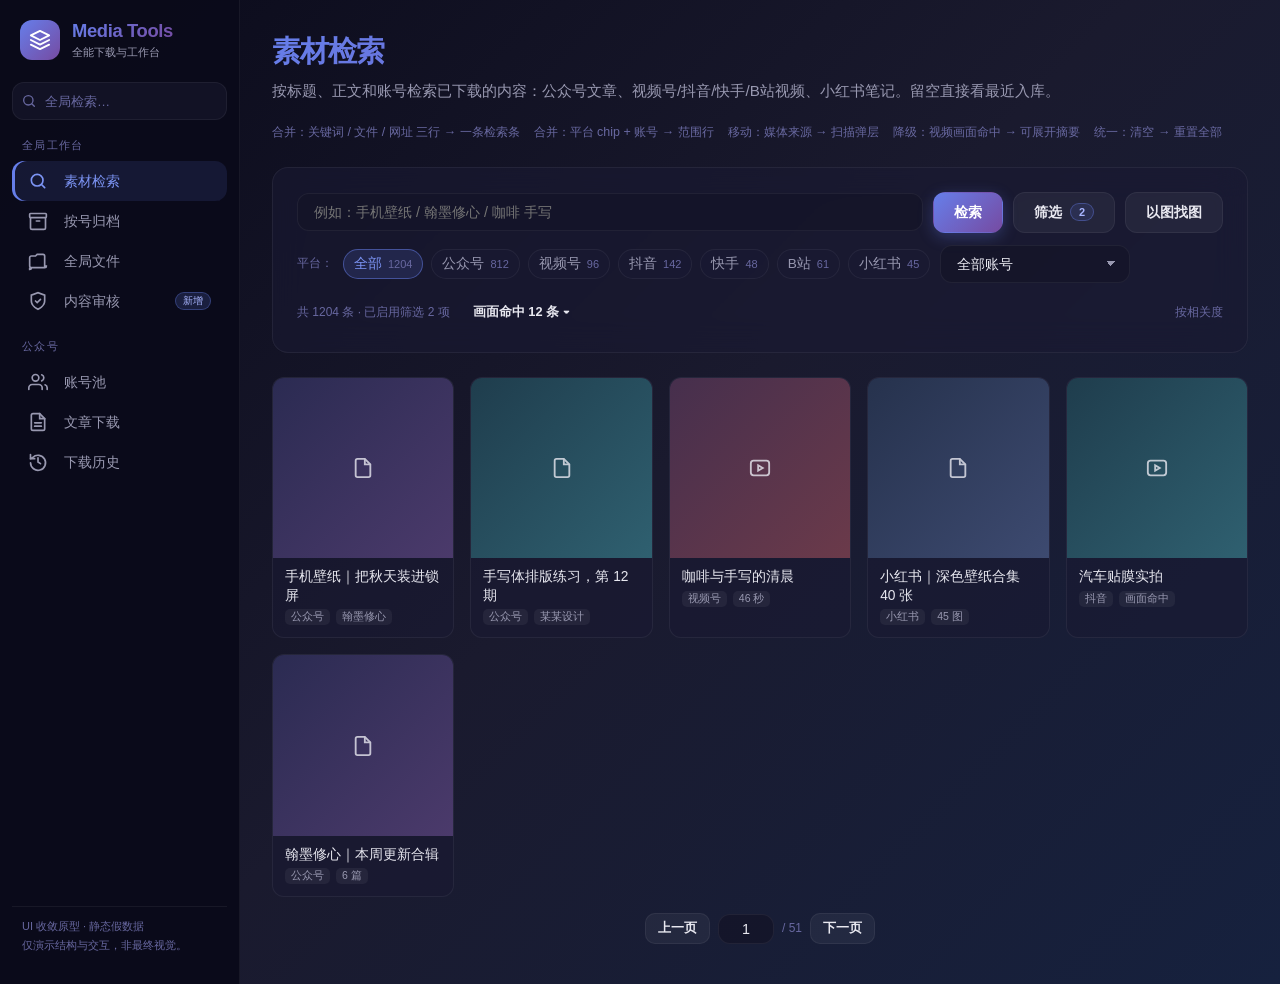
<file: docs/prototype/全局工作台三页原型.html>
<!DOCTYPE html>
<html lang="zh-CN">
<head>
<meta charset="UTF-8">
<meta name="viewport" content="width=device-width, initial-scale=1.0">
<title>全局工作台三页 · UI 收敛原型</title>
<style>
:root{
  --primary:#667eea; --primary-light:#7c94f4; --primary-dark:#5567d5; --primary-glow:rgba(102,126,234,.3);
  --gradient-primary:linear-gradient(135deg,#667eea 0%,#764ba2 100%);
  --gradient-bg:linear-gradient(135deg,#0a0a1a 0%,#1a1a2e 50%,#16213e 100%);
  --spacing-sm:8px; --spacing-md:16px; --spacing-lg:24px; --spacing-xl:32px;
  --bg-primary:#0a0a1a; --bg-secondary:#111128;
  --bg-card:rgba(25,25,50,.6); --bg-card-hover:rgba(35,35,65,.7);
  --bg-input:rgba(20,20,40,.8); --bg-sidebar:rgba(10,10,26,.95);
  --bg-glass:rgba(255,255,255,.05); --bg-glass-hover:rgba(255,255,255,.08);
  --text-primary:#e8e8f0; --text-secondary:#9898b0; --text-muted:#6868a0;
  --border-color:rgba(255,255,255,.06); --border-hover:rgba(255,255,255,.12);
  --border-focus:rgba(102,126,234,.5);
  --success:#43e97b; --error:#f5576c; --warning:#fee140;
  --radius-sm:8px; --radius-md:12px; --radius-lg:16px; --radius-xl:20px; --radius-full:9999px;
  --shadow-sm:0 2px 8px rgba(0,0,0,.3); --shadow-md:0 4px 20px rgba(0,0,0,.4); --shadow-lg:0 8px 40px rgba(0,0,0,.5);
  --font-family:'Inter',-apple-system,'PingFang SC','Microsoft YaHei',sans-serif;
  --t:.2s ease;
}
*{margin:0;padding:0;box-sizing:border-box}
[hidden]{display:none !important}
body{font-family:var(--font-family);background:var(--gradient-bg,linear-gradient(135deg,#0a0a1a 0%,#1a1a2e 50%,#16213e 100%));
  color:var(--text-primary);min-height:100vh;display:flex;font-size:14px;-webkit-font-smoothing:antialiased}
::-webkit-scrollbar{width:6px;height:6px}
::-webkit-scrollbar-thumb{background:rgba(255,255,255,.12);border-radius:3px}

/* 侧栏 */
.sidebar{width:240px;flex:0 0 240px;background:var(--bg-sidebar);border-right:1px solid var(--border-color);
  padding:20px 12px;display:flex;flex-direction:column;gap:18px}
.brand{display:flex;align-items:center;gap:12px;padding:0 8px 4px}
.brand-mark{width:40px;height:40px;flex:0 0 40px;border-radius:var(--radius-md);background:var(--gradient-primary);
  display:grid;place-items:center;color:#fff}
.brand-mark svg{width:22px;height:22px}
.brand-name{font-size:1.15rem;font-weight:700;letter-spacing:-.02em;line-height:1.2;
  background:var(--gradient-primary);-webkit-background-clip:text;-webkit-text-fill-color:transparent;background-clip:text}
.brand-sub{font-size:11px;color:var(--text-secondary);margin-top:2px}
.nav-group-title{padding:0 10px 8px;font-size:11px;letter-spacing:.12em;color:var(--text-muted);text-transform:uppercase}
.nav-item{display:flex;align-items:center;gap:16px;padding:10px 16px;border-radius:var(--radius-md);cursor:pointer;
  color:var(--text-secondary);font-size:.9rem;font-weight:500;transition:var(--t);text-decoration:none}
.nav-item:hover{background:var(--bg-glass);color:var(--text-primary)}
.nav-item.active{background:rgba(102,126,234,.12);color:var(--primary-light);
  box-shadow:inset 3px 0 0 var(--primary)}
.nav-item.active .nav-icon{color:var(--primary-light)}
.nav-icon{width:20px;height:20px;display:flex;align-items:center;justify-content:center;color:inherit}
.nav-icon svg{width:20px;height:20px}
.nav-badge{margin-left:auto;font-size:10px;padding:1px 7px;border-radius:var(--radius-full);
  background:rgba(102,126,234,.18);color:#a9b6ff;border:1px solid rgba(102,126,234,.35)}
.sidebar-search{display:flex;align-items:center;gap:8px;height:38px;padding:0 8px;background:var(--bg-input);
  border:1px solid var(--border-color);border-radius:var(--radius-md);transition:var(--t)}
.sidebar-search:focus-within{border-color:var(--border-focus);box-shadow:0 0 0 3px var(--primary-glow)}
.sidebar-search svg{width:16px;height:16px;flex:0 0 16px;color:var(--text-muted)}
.sidebar-search input{flex:1;min-width:0;background:none;border:none;outline:none;color:var(--text-primary);font-family:inherit;font-size:.82rem}
.sidebar-search input::placeholder{color:var(--text-muted)}
.sidebar-foot{margin-top:auto;padding:10px;border-top:1px solid var(--border-color);font-size:11px;color:var(--text-muted);line-height:1.7}

/* 主区 */
.main{flex:1;min-width:0;display:flex;flex-direction:column;overflow:hidden}
.topbar{height:56px;display:flex;align-items:center;gap:14px;padding:0 28px;border-bottom:1px solid var(--border-color);
  background:rgba(10,10,26,.5);backdrop-filter:blur(12px)}
.topbar-title{font-weight:600}
.proto-tag{font-size:11px;padding:2px 9px;border-radius:var(--radius-full);background:rgba(67,233,123,.12);
  color:#7ef0ab;border:1px solid rgba(67,233,123,.3)}
.topbar-right{margin-left:auto;color:var(--text-muted);font-size:12px}
.viewport{flex:1;overflow-y:auto;padding:32px 32px 40px}
.view{display:none;max-width:1180px}
.view.active{display:block}

/* 通用 */
.page-header{margin-bottom:18px}
.page-title{font-size:1.8rem;font-weight:800;letter-spacing:-.03em;margin-bottom:4px;
  background:var(--gradient-primary);-webkit-background-clip:text;-webkit-text-fill-color:transparent;background-clip:text}
.page-desc{color:var(--text-secondary);font-size:.95rem;font-weight:400;line-height:1.7;margin-top:6px;max-width:840px}
.notes{display:flex;flex-wrap:wrap;gap:4px 14px;margin-bottom:24px}
.note{font-size:.78rem;color:var(--text-muted);padding:2px 0}
.card{background:var(--bg-card);border:1px solid var(--border-color);border-radius:var(--radius-lg);
  padding:var(--spacing-lg,24px);backdrop-filter:blur(16px);-webkit-backdrop-filter:blur(16px);
  margin-bottom:24px;transition:var(--t)}
.card:hover{border-color:var(--border-hover);box-shadow:var(--shadow-md)}
.card-head{display:flex;align-items:center;gap:12px;margin-bottom:14px;flex-wrap:wrap}
.card-title{font-size:1rem;font-weight:600;letter-spacing:-.01em}
.spacer{flex:1}
.hint{font-size:12px;color:var(--text-muted);line-height:1.6}
.row{display:flex;gap:10px;align-items:center;flex-wrap:wrap}
.grid-2{display:grid;grid-template-columns:1fr 1fr;gap:12px}
.field{display:flex;flex-direction:column;gap:6px;min-width:0}
.label{font-size:12px;color:var(--text-secondary)}
.input,select,textarea{background:var(--bg-input);border:1px solid var(--border-color);border-radius:var(--radius-md);
  color:var(--text-primary);padding:10px 16px;font-size:.9rem;font-family:inherit;outline:none;transition:var(--t);width:100%}
.input:focus,select:focus,textarea:focus{border-color:var(--border-focus);box-shadow:0 0 0 3px var(--primary-glow)}
select{appearance:none;background-image:linear-gradient(45deg,transparent 50%,#9898b0 50%),linear-gradient(135deg,#9898b0 50%,transparent 50%);
  background-position:calc(100% - 18px) 50%,calc(100% - 13px) 50%;background-size:5px 5px,5px 5px;background-repeat:no-repeat;padding-right:34px}
.btn{border:1px solid var(--border-color);border-radius:var(--radius-md);padding:10px 20px;
  font-size:.9rem;font-weight:600;font-family:inherit;cursor:pointer;transition:var(--t);white-space:nowrap;
  display:inline-flex;align-items:center;justify-content:center;gap:8px;
  color:var(--text-primary);background:var(--bg-glass)}
.btn:hover{background:var(--bg-glass-hover);border-color:var(--border-hover)}
.btn:active{transform:scale(.97)}
.btn-primary{background:var(--gradient-primary);border-color:transparent;color:#fff;
  box-shadow:0 4px 15px rgba(102,126,234,.3)}
.btn-primary:hover{box-shadow:0 6px 25px rgba(102,126,234,.45);transform:translateY(-1px)}
.btn-sm{padding:6px 12px;font-size:.8rem;border-radius:10px}
.btn-ghost{background:transparent;border-color:transparent}
.chip{border:1px solid var(--border-color);background:var(--bg-card);color:var(--text-secondary);
  border-radius:var(--radius-full);padding:5px 10px;font-size:.85rem;cursor:pointer;display:inline-flex;align-items:center;gap:6px;transition:all .15s ease}
.chip:hover{color:var(--text-primary);border-color:var(--border-hover);background:var(--bg-card-hover)}
.chip.on{background:rgba(102,126,234,.16);border-color:rgba(102,126,234,.5);color:var(--primary-light)}
.chip .n{font-size:11px;color:var(--text-muted)}
.chips{display:flex;flex-wrap:wrap;gap:8px}
.stat-strip{display:flex;align-items:center;gap:6px;flex-wrap:wrap;font-size:12.5px;color:var(--text-secondary)}
.stat-num{background:none;border:none;color:#aab6ff;font-family:inherit;font-size:12.5px;cursor:pointer;padding:2px 6px;border-radius:6px;transition:.15s}
.stat-num:hover{background:rgba(102,126,234,.16);color:#d4dbff}
.kv-sep{color:var(--text-muted)}
.badge{font-size:11px;padding:2px 8px;border-radius:var(--radius-full);border:1px solid}
.badge.ok{color:#7ef0ab;border-color:rgba(67,233,123,.35);background:rgba(67,233,123,.1)}
.badge.run{color:#a9b6ff;border-color:rgba(102,126,234,.4);background:rgba(102,126,234,.12)}
.badge.warn{color:#ffd58a;border-color:rgba(254,225,64,.35);background:rgba(254,225,64,.1)}
.badge.muted{color:var(--text-muted);border-color:var(--border-color);background:var(--bg-glass)}
.seg{display:inline-flex;padding:4px;gap:4px;background:var(--bg-input);border:1px solid var(--border-color);border-radius:12px}
.seg button{border:none;background:transparent;color:var(--text-secondary);padding:7px 14px;border-radius:9px;
  font-size:12.5px;font-family:inherit;cursor:pointer;transition:.18s}
.seg button.on{background:var(--gradient-primary);color:#fff;font-weight:600}
.divider{height:1px;background:var(--border-color);margin:14px 0}
.tabs{display:flex;gap:4px;border-bottom:1px solid var(--border-color)}
.tab{border:none;background:transparent;color:var(--text-secondary);padding:8px 14px;font-size:13px;
  font-family:inherit;cursor:pointer;border-bottom:2px solid transparent;transition:.2s;display:inline-flex;align-items:center;gap:6px}
.tab.on{color:#fff;border-bottom-color:var(--primary)}
.toolbar{display:flex;align-items:center;gap:10px;flex-wrap:wrap;margin-top:14px}
.toolbar .right{margin-left:auto;display:flex;align-items:center;gap:8px}

/* 结果 */
.results{display:grid;grid-template-columns:repeat(auto-fill,minmax(180px,1fr));gap:var(--spacing-md,16px);margin-top:16px}
.res-card{border:1px solid var(--border-color);border-radius:var(--radius-md);overflow:hidden;background:var(--bg-card);cursor:pointer;transition:transform .15s ease,border-color .15s ease}
.res-card:hover{border-color:var(--primary-light);transform:translateY(-2px)}
.cover{aspect-ratio:1/1;display:grid;place-items:center;font-size:22px}
/* 缩略图占位图标 */
.cover svg,.thumb-sq svg,.img-thumb svg{width:22px;height:22px;opacity:.8}
.cover.c1{background:linear-gradient(135deg,#2b2b52,#4b3a6b)}
.cover.c2{background:linear-gradient(135deg,#1f3d4d,#2f6070)}
.cover.c3{background:linear-gradient(135deg,#462f4d,#6b3a4a)}
.cover.c4{background:linear-gradient(135deg,#26324d,#3d4a70)}
.res-body{padding:10px 12px 12px}
.res-title{font-size:.86rem;font-weight:500;line-height:1.35;display:-webkit-box;-webkit-line-clamp:2;-webkit-box-orient:vertical;overflow:hidden}
.res-meta{font-size:.78rem;color:var(--text-muted);margin-top:4px;display:flex;gap:6px;flex-wrap:wrap}
.pill{font-size:10.5px;padding:1px 6px;border-radius:5px;background:var(--bg-glass);color:var(--text-secondary)}
.row-list{display:flex;flex-direction:column;gap:8px}
.list-item{display:flex;align-items:center;gap:10px;padding:10px 12px;border:1px solid var(--border-color);
  border-radius:10px;background:rgba(18,18,36,.55)}
.list-item .name{font-size:12.5px}
.list-item .meta{font-size:11px;color:var(--text-muted);margin-top:3px}
.list-item .right{margin-left:auto;display:flex;gap:8px;align-items:center}
.thumb-sq{width:44px;height:44px;border-radius:8px;flex:0 0 auto;display:grid;place-items:center;font-size:16px}
.thumb-sq.c1{background:linear-gradient(135deg,#2b2b52,#4b3a6b)}
.thumb-sq.c2{background:linear-gradient(135deg,#1f3d4d,#2f6070)}
.thumb-sq.c3{background:linear-gradient(135deg,#462f4d,#6b3a4a)}
table{width:100%;border-collapse:collapse;font-size:12.5px}
th{text-align:left;color:var(--text-muted);font-weight:500;padding:8px 10px;border-bottom:1px solid var(--border-color);font-size:11.5px}
td{padding:9px 10px;border-bottom:1px solid rgba(255,255,255,.04);color:var(--text-secondary);vertical-align:middle}
tr:last-child td{border-bottom:none}
.pager{display:flex;align-items:center;gap:8px;justify-content:center;margin-top:16px}
.page-input{width:56px;text-align:center;padding:6px 8px}
.empty{padding:26px;text-align:center;color:var(--text-muted);font-size:12.5px}

/* 抽屉 / 菜单 */
.drawer-mask{position:fixed;inset:0;background:rgba(4,4,12,.55);opacity:0;pointer-events:none;transition:.22s;z-index:40}
.drawer-mask.show{opacity:1;pointer-events:auto}
.drawer{position:fixed;top:0;right:0;bottom:0;width:344px;background:rgba(16,16,32,.97);border-left:1px solid var(--border-color);
  backdrop-filter:blur(18px);transform:translateX(100%);transition:transform .26s cubic-bezier(.4,0,.2,1);z-index:41;
  display:flex;flex-direction:column;padding:20px}
.drawer.show{transform:none}
.drawer h3{font-size:15px;margin-bottom:4px}
.drawer .sub{font-size:12px;color:var(--text-muted);margin-bottom:18px;line-height:1.6}
.drawer .field{margin-bottom:16px}
.drawer-foot{margin-top:auto;display:flex;gap:10px}
.drawer-foot .btn{flex:1;justify-content:center}
input[type=checkbox]{accent-color:var(--primary)}
.switch{position:relative;width:42px;height:22px;border-radius:999px;background:rgba(255,255,255,.09);
  border:1px solid var(--border-color);cursor:pointer;transition:.2s;flex:0 0 auto}
.switch i{position:absolute;top:2px;left:2px;width:16px;height:16px;border-radius:50%;background:#9898b0;transition:.2s}
.switch.on{background:rgba(102,126,234,.35);border-color:rgba(102,126,234,.5)}
.switch.on i{left:22px;background:var(--primary)}
.switch-row{display:flex;align-items:center;gap:10px;justify-content:space-between;padding:8px 0}
.img-strip{display:flex;align-items:center;gap:12px;margin-top:12px;padding:10px;border:1px dashed rgba(102,126,234,.35);
  border-radius:12px;background:rgba(102,126,234,.06)}
.img-thumb{width:56px;height:56px;border-radius:9px;background:linear-gradient(135deg,#2b2b52,#6b3a4a);display:grid;place-items:center;font-size:20px;flex:0 0 auto}
.menu-wrap{position:relative}
.menu{position:absolute;right:0;top:calc(100% + 6px);min-width:180px;background:rgba(18,18,36,.98);
  border:1px solid var(--border-color);border-radius:12px;padding:6px;display:none;z-index:20;box-shadow:0 16px 40px rgba(0,0,0,.45)}
.menu.show{display:block}
.menu button{display:flex;width:100%;align-items:center;gap:8px;border:none;background:transparent;color:var(--text-secondary);
  padding:8px 10px;border-radius:8px;font-size:12.5px;font-family:inherit;cursor:pointer;text-align:left}
.menu button:hover{background:var(--bg-glass);color:var(--text-primary)}
.menu .sep{height:1px;background:var(--border-color);margin:4px 2px}
details.fold{border-top:1px solid var(--border-color);margin-top:12px;padding-top:10px}
details.fold summary{cursor:pointer;font-size:12px;color:var(--text-secondary);list-style:none}
details.fold summary::-webkit-details-marker{display:none}
details.fold summary::before{content:"▸ ";color:var(--text-muted)}
details.fold[open] summary::before{content:"▾ "}
.dropzone{border:2px dashed rgba(102,126,234,.35);border-radius:14px;padding:24px 16px;text-align:center;cursor:pointer;
  background:rgba(102,126,234,.05);transition:.2s}
.dropzone:hover{border-color:var(--primary);background:rgba(102,126,234,.09)}
@media (max-width:900px){.sidebar{display:none}.grid-2{grid-template-columns:1fr}}
</style>
</head>
<body>

<aside class="sidebar">
  <div class="brand">
    <div class="brand-mark"><svg viewBox="0 0 24 24" fill="none"><path d="M12 2L2 7L12 12L22 7L12 2Z" stroke="currentColor" stroke-width="2" stroke-linecap="round" stroke-linejoin="round"/><path d="M2 17L12 22L22 17" stroke="currentColor" stroke-width="2" stroke-linecap="round" stroke-linejoin="round"/><path d="M2 12L12 17L22 12" stroke="currentColor" stroke-width="2" stroke-linecap="round" stroke-linejoin="round"/></svg></div>
    <div><div class="brand-name">Media Tools</div><div class="brand-sub">全能下载与工作台</div></div>
  </div>
  <div class="sidebar-search">
    <svg viewBox="0 0 24 24" fill="none"><circle cx="11" cy="11" r="7" stroke="currentColor" stroke-width="2"/><path d="M20 20L16.5 16.5" stroke="currentColor" stroke-width="2" stroke-linecap="round"/></svg>
    <input placeholder="全局检索…" aria-label="全局检索">
  </div>
  <div>
    <div class="nav-group-title">全局工作台</div>
    <a class="nav-item active" data-view="search"><span class="nav-icon"><svg viewBox="0 0 24 24" fill="none"><circle cx="11" cy="11" r="7" stroke="currentColor" stroke-width="2"/><path d="M20 20L16.5 16.5" stroke="currentColor" stroke-width="2" stroke-linecap="round"/></svg></span><span>素材检索</span></a>
    <a class="nav-item" data-view="archive"><span class="nav-icon"><svg viewBox="0 0 24 24" fill="none"><path d="M21 8V20C21 21.1 20.1 22 19 22H5C3.9 22 3 21.1 3 20V8" stroke="currentColor" stroke-width="2"/><rect x="2" y="3" width="20" height="5" rx="1" stroke="currentColor" stroke-width="2"/><path d="M10 12H14" stroke="currentColor" stroke-width="2" stroke-linecap="round"/></svg></span><span>按号归档</span></a>
    <a class="nav-item" data-view="files"><span class="nav-icon"><svg viewBox="0 0 24 24" fill="none"><path d="M4 20C4 21.1 3.1 22 2 22V20" stroke="currentColor" stroke-width="2"/><path d="M22 18C22 19.1 21.1 20 20 20H4C2.9 20 2 19.1 2 18V8C2 6.9 2.9 6 4 6H9L11 4H18C19.1 4 20 4.9 20 6V18Z" stroke="currentColor" stroke-width="2" stroke-linecap="round"/></svg></span><span>全局文件</span></a>
    <a class="nav-item" data-view="review"><span class="nav-icon"><svg viewBox="0 0 24 24" fill="none"><path d="M12 22S20 18 20 12V5L12 2L4 5V12C4 18 12 22 12 22Z" stroke="currentColor" stroke-width="2" stroke-linecap="round"/><path d="M9 12L11 14L15 10" stroke="currentColor" stroke-width="2" stroke-linecap="round"/></svg></span><span>内容审核</span><span class="nav-badge">新增</span></a>
  </div>
  <div>
    <div class="nav-group-title">公众号</div>
    <a class="nav-item"><span class="nav-icon"><svg viewBox="0 0 24 24" fill="none"><path d="M17 21V19C17 16.79 15.21 15 13 15H5C2.79 15 1 16.79 1 19V21" stroke="currentColor" stroke-width="2" stroke-linecap="round"/><circle cx="9" cy="7" r="4" stroke="currentColor" stroke-width="2"/><path d="M23 21V19C23 17.34 21.94 15.91 20.44 15.34" stroke="currentColor" stroke-width="2" stroke-linecap="round"/><path d="M16.44 3.34C17.94 3.91 19 5.34 19 7C19 8.66 17.94 10.09 16.44 10.66" stroke="currentColor" stroke-width="2" stroke-linecap="round"/></svg></span><span>账号池</span></a>
    <a class="nav-item"><span class="nav-icon"><svg viewBox="0 0 24 24" fill="none"><path d="M14 2H6C4.9 2 4 2.9 4 4V20C4 21.1 4.9 22 6 22H18C19.1 22 20 21.1 20 20V8L14 2Z" stroke="currentColor" stroke-width="2" stroke-linecap="round"/><polyline points="14,2 14,8 20,8" stroke="currentColor" stroke-width="2" stroke-linecap="round"/><line x1="16" y1="13" x2="8" y2="13" stroke="currentColor" stroke-width="2" stroke-linecap="round"/><line x1="16" y1="17" x2="8" y2="17" stroke="currentColor" stroke-width="2" stroke-linecap="round"/></svg></span><span>文章下载</span></a>
    <a class="nav-item"><span class="nav-icon"><svg viewBox="0 0 24 24" fill="none"><path d="M3 3v5h5" stroke="currentColor" stroke-width="2" stroke-linecap="round"/><path d="M3.05 13A9 9 0 1 0 5.64 6.64L3 8" stroke="currentColor" stroke-width="2" stroke-linecap="round"/><path d="M12 7v5l3 2" stroke="currentColor" stroke-width="2" stroke-linecap="round"/></svg></span><span>下载历史</span></a>
  </div>
  <div class="sidebar-foot">UI 收敛原型 · 静态假数据<br>仅演示结构与交互，非最终视觉。</div>
</aside>

<div class="main">

  <div class="viewport">

    <!-- ===== 视图：素材检索 ===== -->
    <section class="view active" id="view-search">
      <div class="page-header">
        <h2 class="page-title">素材检索</h2>
        <p class="page-desc">按标题、正文和账号检索已下载的内容：公众号文章、视频号/抖音/快手/B站视频、小红书笔记。留空直接看最近入库。</p>
      </div>
      <div class="notes">
        <span class="note">合并：关键词 / 文件 / 网址 三行 → 一条检索条</span>
        <span class="note">合并：平台 chip + 账号 → 范围行</span>
        <span class="note">移动：媒体来源 → 扫描弹层</span>
        <span class="note">降级：视频画面命中 → 可展开摘要</span>
        <span class="note">统一：清空 → 重置全部</span>
      </div>

      <div class="card">
        <div class="row">
          <input class="input" id="q" style="flex:1;min-width:220px" placeholder="例如：手机壁纸 / 翰墨修心 / 咖啡 手写">
          <button class="btn btn-primary">检索</button>
          <button class="btn" id="open-filter">筛选 <span class="badge run" id="filter-count">2</span></button>
          <button class="btn" id="img-mode-btn">以图找图</button>
        </div>

        <div class="row" style="margin-top:12px">
          <span class="hint">平台：</span>
          <div class="chips" id="platform-chips">
            <button class="chip on" data-p="">全部 <span class="n">1204</span></button>
            <button class="chip" data-p="wechat">公众号 <span class="n">812</span></button>
            <button class="chip" data-p="channels">视频号 <span class="n">96</span></button>
            <button class="chip" data-p="douyin">抖音 <span class="n">142</span></button>
            <button class="chip" data-p="kuaishou">快手 <span class="n">48</span></button>
            <button class="chip" data-p="bilibili">B站 <span class="n">61</span></button>
            <button class="chip" data-p="xhs">小红书 <span class="n">45</span></button>
          </div>
          <select style="max-width:190px"><option>全部账号</option><option>翰墨修心（36）</option><option>某某设计（21）</option></select>
        </div>

        <div class="img-strip" id="img-strip" hidden>
          <div class="img-thumb"><svg viewBox="0 0 24 24" fill="none"><rect x="3" y="3" width="18" height="18" rx="3" stroke="currentColor" stroke-width="2"/><circle cx="9" cy="9" r="2" stroke="currentColor" stroke-width="2"/><path d="M21 15L16 10L5 21" stroke="currentColor" stroke-width="2" stroke-linecap="round"/></svg></div>
          <div style="flex:1;min-width:0">
            <div style="font-size:12.5px">sample-wallpaper.jpg</div>
            <div class="hint">本地文件 · 248 KB · 当前处于图片模式</div>
          </div>
          <button class="btn btn-sm">换图</button>
          <button class="btn btn-sm" id="img-exit">移除</button>
        </div>

        <div class="toolbar">
          <span class="hint" id="search-stats">共 1204 条 · 已启用筛选 2 项</span>
          <button class="btn btn-sm btn-ghost" id="hits-toggle">画面命中 12 条 ▾</button>
          <div class="right"><span class="hint">按相关度</span></div>
        </div>

        <div id="video-hits" hidden style="margin-top:10px">
          <div class="row-list">
            <div class="list-item">
              <div class="thumb-sq c3"><svg viewBox="0 0 24 24" fill="none"><rect x="2" y="4" width="20" height="16" rx="3" stroke="currentColor" stroke-width="2"/><path d="M10 9L15 12L10 15V9Z" stroke="currentColor" stroke-width="2"/></svg></div>
              <div><div class="name">汽车贴膜实拍.mp4</div>
                <div class="meta">抖音 · 46 秒 · 画面相似度 0.82 · 命中 3 处（00:12 / 00:25 / 00:38）</div></div>
            </div>
            <div class="list-item">
              <div class="thumb-sq c2"><svg viewBox="0 0 24 24" fill="none"><rect x="2" y="4" width="20" height="16" rx="3" stroke="currentColor" stroke-width="2"/><path d="M10 9L15 12L10 15V9Z" stroke="currentColor" stroke-width="2"/></svg></div>
              <div><div class="name">手写过程记录.mov</div>
                <div class="meta">B站 · 128 秒 · 画面相似度 0.76 · 命中 2 处</div></div>
            </div>
          </div>
        </div>
      </div>

      <div class="results" id="text-results">
        <article class="res-card"><div class="cover c1"><svg viewBox="0 0 24 24" fill="none"><path d="M14 2H6C4.9 2 4 2.9 4 4V20C4 21.1 4.9 22 6 22H18C19.1 22 20 21.1 20 20V8L14 2Z" stroke="currentColor" stroke-width="2" stroke-linecap="round"/><polyline points="14,2 14,8 20,8" stroke="currentColor" stroke-width="2"/></svg></div><div class="res-body"><div class="res-title">手机壁纸｜把秋天装进锁屏</div><div class="res-meta"><span class="pill">公众号</span><span class="pill">翰墨修心</span></div></div></article>
        <article class="res-card"><div class="cover c2"><svg viewBox="0 0 24 24" fill="none"><path d="M14 2H6C4.9 2 4 2.9 4 4V20C4 21.1 4.9 22 6 22H18C19.1 22 20 21.1 20 20V8L14 2Z" stroke="currentColor" stroke-width="2" stroke-linecap="round"/><polyline points="14,2 14,8 20,8" stroke="currentColor" stroke-width="2"/></svg></div><div class="res-body"><div class="res-title">手写体排版练习，第 12 期</div><div class="res-meta"><span class="pill">公众号</span><span class="pill">某某设计</span></div></div></article>
        <article class="res-card"><div class="cover c3"><svg viewBox="0 0 24 24" fill="none"><rect x="2" y="4" width="20" height="16" rx="3" stroke="currentColor" stroke-width="2"/><path d="M10 9L15 12L10 15V9Z" stroke="currentColor" stroke-width="2"/></svg></div><div class="res-body"><div class="res-title">咖啡与手写的清晨</div><div class="res-meta"><span class="pill">视频号</span><span class="pill">46 秒</span></div></div></article>
        <article class="res-card"><div class="cover c4"><svg viewBox="0 0 24 24" fill="none"><path d="M14 2H6C4.9 2 4 2.9 4 4V20C4 21.1 4.9 22 6 22H18C19.1 22 20 21.1 20 20V8L14 2Z" stroke="currentColor" stroke-width="2" stroke-linecap="round"/><polyline points="14,2 14,8 20,8" stroke="currentColor" stroke-width="2"/></svg></div><div class="res-body"><div class="res-title">小红书｜深色壁纸合集 40 张</div><div class="res-meta"><span class="pill">小红书</span><span class="pill">45 图</span></div></div></article>
        <article class="res-card"><div class="cover c2"><svg viewBox="0 0 24 24" fill="none"><rect x="2" y="4" width="20" height="16" rx="3" stroke="currentColor" stroke-width="2"/><path d="M10 9L15 12L10 15V9Z" stroke="currentColor" stroke-width="2"/></svg></div><div class="res-body"><div class="res-title">汽车贴膜实拍</div><div class="res-meta"><span class="pill">抖音</span><span class="pill">画面命中</span></div></div></article>
        <article class="res-card"><div class="cover c1"><svg viewBox="0 0 24 24" fill="none"><path d="M14 2H6C4.9 2 4 2.9 4 4V20C4 21.1 4.9 22 6 22H18C19.1 22 20 21.1 20 20V8L14 2Z" stroke="currentColor" stroke-width="2" stroke-linecap="round"/><polyline points="14,2 14,8 20,8" stroke="currentColor" stroke-width="2"/></svg></div><div class="res-body"><div class="res-title">翰墨修心｜本周更新合辑</div><div class="res-meta"><span class="pill">公众号</span><span class="pill">6 篇</span></div></div></article>
      </div>

      <div class="results" id="image-results" hidden>
        <article class="res-card"><div class="cover c4"><svg viewBox="0 0 24 24" fill="none"><rect x="3" y="3" width="18" height="18" rx="3" stroke="currentColor" stroke-width="2"/><circle cx="9" cy="9" r="2" stroke="currentColor" stroke-width="2"/><path d="M21 15L16 10L5 21" stroke="currentColor" stroke-width="2" stroke-linecap="round"/></svg></div><div class="res-body"><div class="res-title">相似度 0.94 · 2026-11-12</div><div class="res-meta"><span class="pill">公众号配图</span></div></div></article>
        <article class="res-card"><div class="cover c3"><svg viewBox="0 0 24 24" fill="none"><rect x="3" y="3" width="18" height="18" rx="3" stroke="currentColor" stroke-width="2"/><circle cx="9" cy="9" r="2" stroke="currentColor" stroke-width="2"/><path d="M21 15L16 10L5 21" stroke="currentColor" stroke-width="2" stroke-linecap="round"/></svg></div><div class="res-body"><div class="res-title">相似度 0.91 · 2026-11-09</div><div class="res-meta"><span class="pill">小红书</span></div></div></article>
        <article class="res-card"><div class="cover c1"><svg viewBox="0 0 24 24" fill="none"><rect x="3" y="3" width="18" height="18" rx="3" stroke="currentColor" stroke-width="2"/><circle cx="9" cy="9" r="2" stroke="currentColor" stroke-width="2"/><path d="M21 15L16 10L5 21" stroke="currentColor" stroke-width="2" stroke-linecap="round"/></svg></div><div class="res-body"><div class="res-title">相似度 0.88 · 2026-11-03</div><div class="res-meta"><span class="pill">抖音帧</span></div></div></article>
        <article class="res-card"><div class="cover c2"><svg viewBox="0 0 24 24" fill="none"><rect x="3" y="3" width="18" height="18" rx="3" stroke="currentColor" stroke-width="2"/><circle cx="9" cy="9" r="2" stroke="currentColor" stroke-width="2"/><path d="M21 15L16 10L5 21" stroke="currentColor" stroke-width="2" stroke-linecap="round"/></svg></div><div class="res-body"><div class="res-title">相似度 0.85 · 2026-10-28</div><div class="res-meta"><span class="pill">B站封面</span></div></div></article>
      </div>

      <div class="pager">
        <button class="btn btn-sm">上一页</button>
        <input class="input page-input" value="1">
        <span class="hint">/ 51</span>
        <button class="btn btn-sm">下一页</button>
      </div>
    </section>

    <!-- ===== 视图：按号归档 ===== -->
    <section class="view" id="view-archive">
      <div class="page-header">
        <h2 class="page-title">按号归档</h2>
        <p class="page-desc">按平台选号，采集最近 N 篇落盘并自动增量入库；也可以对任意平台已下载的作品手动登记到 NAS 归档队列。</p>
      </div>
      <div class="notes">
        <span class="note">合并：① / ② / ⑤ → 一张卡三段</span>
        <span class="note">合并：③进度 + ⑥历史 → 任务卡</span>
        <span class="note">简化：目标根 + 子目录 4 处 → 1 处</span>
        <span class="note">降级：④NAS → 状态徽标</span>
      </div>

      <div class="card">
        <div class="card-head">
          <h3 class="card-title">新建归档任务</h3><span class="spacer"></span>
          <div class="seg" id="arch-seg">
            <button class="on" data-seg="account">按账号</button>
            <button data-seg="links">粘贴链接</button>
            <button data-seg="existing">登记已下载</button>
          </div>
        </div>

        <div data-panel="account">
          <div class="grid-2">
            <div class="field"><span class="label">平台</span>
              <select><option>微信视频号</option><option>小红书</option><option>B站</option><option>快手</option></select></div>
            <div class="field"><span class="label">账号</span>
              <select><option>翰墨修心</option><option>汽车大鹏</option><option>手写实验室</option></select></div>
          </div>
          <div class="grid-2" style="margin-top:12px">
            <div class="field"><span class="label">最近几篇</span>
              <input class="input" type="number" value="10">
              <span class="hint">已下载的自动跳过，只取增量</span></div>
            <div class="field"><span class="label">或贴作者主页链接</span>
              <input class="input" placeholder="账号还没收藏时用这个">
              <span class="hint">不在收藏列表里也能归档</span></div>
          </div>
        </div>

        <div data-panel="links" hidden>
          <div class="field"><span class="label">粘贴链接</span>
            <textarea rows="4" placeholder="https://mp.weixin.qq.com/s?...（一行一条，或整段分享文案）"></textarea>
            <span class="hint">自动抽公众号文章链接，按 __biz/mid/idx 去重；单任务上限 500 条</span></div>
          <div class="row" style="margin-top:10px">
            <input class="input" style="flex:1" placeholder="或上传 txt / csv / zip">
            <button class="btn btn-sm">选择文件</button>
          </div>
        </div>

        <div data-panel="existing" hidden>
          <div class="grid-2">
            <div class="field"><span class="label">平台</span>
              <select><option>微信公众号</option><option>微信视频号</option><option>抖音</option><option>快手</option><option>B站</option><option>小红书</option></select></div>
            <div class="field"><span class="label">账号（可空）</span>
              <input class="input" placeholder="留空 = 该平台全部">
              <span class="hint">抖音/快手填作者名，公众号填公众号名</span></div>
          </div>
        </div>

        <div class="divider"></div>
        <div class="row" id="arch-target" hidden>
          <div class="field" style="flex:1;min-width:200px"><span class="label">目标媒体根</span>
            <select><option>articles-full</option><option>media-library</option></select></div>
          <div class="field" style="flex:1;min-width:200px"><span class="label">目标子目录（可空）</span>
            <input class="input" placeholder="例如 汽车/某号"></div>
        </div>
        <div class="row" style="margin-top:14px">
          <button class="btn btn-primary" id="arch-main">归档最近 10 篇</button>
          <button class="btn">只扫描新增</button>
        </div>

        <details class="fold"><summary>兜底：该号不在账号池里（fakeid 直采）</summary>
          <div class="grid-2" style="margin-top:12px">
            <div class="field"><span class="label">公众号 fakeid</span><input class="input" placeholder="例如 MzA5..."></div>
            <div class="field"><span class="label">抓取篇数</span><input class="input" type="number" value="10"></div>
          </div>
          <div class="row" style="margin-top:12px"><button class="btn btn-sm">交给媒体服务归档</button></div>
        </details>
      </div>

      <div class="card">
        <div class="card-head">
          <h3 class="card-title">任务</h3>
          <span class="badge run">1 个进行中</span>
          <span class="spacer"></span>
          <button class="btn btn-sm btn-ghost" id="nas-toggle">NAS 自动归档 5/6 ▾</button>
        </div>

        <div id="nas-panel" hidden class="row-list" style="margin-bottom:14px">
          <div class="list-item"><div><div class="name">微信视频号</div><div class="meta">最近一次 21:04 · 成功</div></div><span class="badge ok" style="margin-left:auto">正常</span></div>
          <div class="list-item"><div><div class="name">抖音</div><div class="meta">最近一次 20:51 · 成功</div></div><span class="badge ok" style="margin-left:auto">正常</span></div>
          <div class="list-item"><div><div class="name">小红书</div><div class="meta">未启程 · 未配置 NAS 目录</div></div><span class="badge muted" style="margin-left:auto">未启用</span></div>
        </div>

        <div class="row-list">
          <div class="list-item">
            <div style="flex:1"><div class="name">下载（wmp）· 翰墨修心 · 最近 10 篇</div>
              <div class="meta">进行中 4/10 · 预计 1 分钟</div></div>
            <span class="badge run">进行中</span>
          </div>
          <div class="list-item">
            <div style="flex:1"><div class="name">入库（媒体服务）</div>
              <div class="meta">等待下载完成后自动触发增量扫描</div></div>
            <span class="badge muted">待开始</span>
          </div>
        </div>

        <div class="divider"></div>
        <table>
          <thead><tr><th>时间</th><th>平台</th><th>账号</th><th>篇数</th><th>状态</th><th>操作</th></tr></thead>
          <tbody>
            <tr><td>11-19 20:12</td><td>视频号</td><td>汽车大鹏</td><td>10</td><td><span class="badge ok">完成</span></td><td><button class="btn btn-sm btn-ghost">详情</button></td></tr>
            <tr><td>11-19 09:31</td><td>公众号</td><td>翰墨修心</td><td>8</td><td><span class="badge ok">完成</span></td><td><button class="btn btn-sm btn-ghost">详情</button></td></tr>
            <tr><td>11-18 22:47</td><td>快手</td><td>手写实验室</td><td>12</td><td><span class="badge warn">待验证</span></td><td><button class="btn btn-sm">恢复任务</button></td></tr>
          </tbody>
        </table>
      </div>
    </section>

    <!-- ===== 视图：全局文件 ===== -->
    <section class="view" id="view-files">
      <div class="page-header">
        <h2 class="page-title">全局文件检索</h2>
        <p class="page-desc">跨全部媒体根检索已入库文件，并按内容摘要识别重复。图片支持普通查看与 VR 全景，文本与视频只展示元数据。</p>
      </div>
      <div class="notes">
        <span class="note">合并：概览 + 重复情况 → 可点击统计条</span>
        <span class="note">简化：6 个条件 → 3 常驻 + 更多筛选</span>
        <span class="note">收进菜单：索引管理</span>
        <span class="note">合并：清单 + 重复组 → 同卡两 tab</span>
        <span class="note">迁出：内容审核 → 独立页</span>
      </div>

      <div class="card" style="padding:14px 18px">
        <div class="row">
          <input class="input" style="flex:1;min-width:200px" placeholder="文件名关键词，回车检索">
          <select style="width:130px"><option>全部类型</option><option>图片</option><option>视频</option><option>文本</option></select>
          <select style="width:160px"><option>全部媒体根</option><option>articles-full</option><option>media-library</option></select>
          <button class="btn btn-primary">检索</button>
          <button class="btn" id="more-filter">更多筛选 <span class="badge run">2</span></button>
          <div class="menu-wrap">
            <button class="btn" id="files-menu-btn">⋯</button>
            <div class="menu" id="files-menu">
              <button>扫描新增</button>
              <button>重建索引</button>
              <div class="sep"></div>
              <button>内容审核（独立页）</button>
            </div>
          </div>
        </div>

        <div id="more-filters" hidden style="margin-top:12px">
          <div class="row">
            <input class="input" style="width:150px" placeholder="扩展名，如 jpg">
            <select style="width:150px"><option>重复状态：全部</option><option>只看重复</option><option>只看唯一</option></select>
            <select style="width:170px"><option>NSFW：全部</option><option>只看疑似</option><option>只看待复核</option></select>
            <span class="hint">这些条件组合才会触发重查</span>
          </div>
        </div>

        <div class="stat-strip" style="margin-top:14px">
          <span>共 <button class="stat-num">13,204</button> 件</span><span class="kv-sep">·</span>
          <span>图片 <button class="stat-num">9,870</button></span><span class="kv-sep">/</span>
          <span>视频 <button class="stat-num">210</button></span><span class="kv-sep">/</span>
          <span>文本 <button class="stat-num">3,124</button></span><span class="kv-sep">·</span>
          <span>重复 <button class="stat-num">46</button> 组</span><span class="kv-sep">·</span>
          <span>疑似 NSFW <button class="stat-num">81</button></span>
          <span class="hint" style="margin-left:4px">点数字即筛选</span>
        </div>
      </div>

      <div class="card">
        <div class="card-head">
          <div class="tabs" style="border-bottom:none">
            <button class="tab on" data-ftab="list">清单 <span class="badge muted">13,204</span></button>
            <button class="tab" data-ftab="dups">重复组 <span class="badge muted">46</span></button>
          </div>
          <span class="spacer"></span>
          <div class="seg" id="view-toggle">
            <button class="on" data-vm="list">☰ 列表</button>
            <button data-vm="grid">▦ 网格</button>
          </div>
        </div>

        <div id="ftab-list">
          <div class="row-list">
            <div class="list-item">
              <div class="thumb-sq c1"><svg viewBox="0 0 24 24" fill="none"><rect x="3" y="3" width="18" height="18" rx="3" stroke="currentColor" stroke-width="2"/><circle cx="9" cy="9" r="2" stroke="currentColor" stroke-width="2"/><path d="M21 15L16 10L5 21" stroke="currentColor" stroke-width="2" stroke-linecap="round"/></svg></div>
              <div><div class="name">文章/翰墨修心/2026-11/壁纸-01.jpg</div>
                <div class="meta">articles-full · 1.2 MB · 3024×4032 · 已入库</div></div>
              <div class="right"><button class="btn btn-sm">查看</button><button class="btn btn-sm">VR</button></div>
            </div>
            <div class="list-item">
              <div class="thumb-sq c2"><svg viewBox="0 0 24 24" fill="none"><rect x="3" y="3" width="18" height="18" rx="3" stroke="currentColor" stroke-width="2"/><circle cx="9" cy="9" r="2" stroke="currentColor" stroke-width="2"/><path d="M21 15L16 10L5 21" stroke="currentColor" stroke-width="2" stroke-linecap="round"/></svg></div>
              <div><div class="name">文章/某某设计/2026-11/排版练习-03.jpg</div>
                <div class="meta">articles-full · 860 KB · 重复 1 处</div></div>
              <div class="right"><button class="btn btn-sm">查看</button><button class="btn btn-sm">VR</button></div>
            </div>
            <div class="list-item">
              <div class="thumb-sq c3"><svg viewBox="0 0 24 24" fill="none"><rect x="2" y="4" width="20" height="16" rx="3" stroke="currentColor" stroke-width="2"/><path d="M10 9L15 12L10 15V9Z" stroke="currentColor" stroke-width="2"/></svg></div>
              <div><div class="name">视频/抖音/汽车贴膜实拍.mp4</div>
                <div class="meta">media-library · 46 秒 · 未重复</div></div>
              <div class="right"><button class="btn btn-sm">播放</button></div>
            </div>
            <div class="list-item">
              <div class="thumb-sq c4"><svg viewBox="0 0 24 24" fill="none"><path d="M14 2H6C4.9 2 4 2.9 4 4V20C4 21.1 4.9 22 6 22H18C19.1 22 20 21.1 20 20V8L14 2Z" stroke="currentColor" stroke-width="2" stroke-linecap="round"/><polyline points="14,2 14,8 20,8" stroke="currentColor" stroke-width="2"/></svg></div>
              <div><div class="name">文章/翰墨修心/2026-11/index.md</div>
                <div class="meta">articles-full · 4 KB · 文本</div></div>
              <div class="right"><button class="btn btn-sm">打开</button></div>
            </div>
          </div>
          <div class="pager">
            <button class="btn btn-sm">上一页</button>
            <input class="input page-input" value="1">
            <span class="hint">/ 240</span>
            <button class="btn btn-sm">下一页</button>
          </div>
        </div>

        <div id="ftab-dups" hidden>
          <div class="row-list">
            <div class="list-item">
              <div class="thumb-sq c1"><svg viewBox="0 0 24 24" fill="none"><rect x="3" y="3" width="18" height="18" rx="3" stroke="currentColor" stroke-width="2"/><circle cx="9" cy="9" r="2" stroke="currentColor" stroke-width="2"/><path d="M21 15L16 10L5 21" stroke="currentColor" stroke-width="2" stroke-linecap="round"/></svg></div>
              <div style="flex:1"><div class="name">组 #12 · 3 个副本</div>
                <div class="meta">摘要 a91f… · 3 张相同图片，分布在 articles-full 与 media-library</div></div>
              <button class="btn btn-sm">展开</button>
            </div>
            <div class="list-item">
              <div class="thumb-sq c2"><svg viewBox="0 0 24 24" fill="none"><rect x="3" y="3" width="18" height="18" rx="3" stroke="currentColor" stroke-width="2"/><circle cx="9" cy="9" r="2" stroke="currentColor" stroke-width="2"/><path d="M21 15L16 10L5 21" stroke="currentColor" stroke-width="2" stroke-linecap="round"/></svg></div>
              <div style="flex:1"><div class="name">组 #31 · 2 个副本</div>
                <div class="meta">摘要 7c2e… · 2 张相同图片</div></div>
              <button class="btn btn-sm">展开</button>
            </div>
            <div class="empty">这里与「清单」共用视图切换与分页，不再单独占一张卡。</div>
          </div>
        </div>
      </div>
    </section>

    <!-- ===== 视图：内容审核（独立页 · 方案 A） ===== -->
    <section class="view" id="view-review">
      <div class="page-header">
        <h2 class="page-title">内容审核（NSFW）</h2>
        <p class="page-desc">统一检测工作台：媒体库、任意目录、单个文件三种范围共用一个结果区。一次性检测结果只落临时目录，需要留档的文件在结果里单独「入库」。</p>
      </div>
      <div class="notes">
        <span class="note">从「全局文件」整块迁出，逻辑不变</span>
        <span class="note">范围分段 + 参数 + 进度 + 结果 + 待复核</span>
        <span class="note">备选方案 B：文件页全屏抽屉，DOM 复用</span>
      </div>

      <div class="card">
        <div class="card-head">
          <h3 class="card-title">检测范围</h3><span class="spacer"></span>
          <div class="seg" id="review-seg">
            <button class="on" data-rseg="library">媒体库</button>
            <button data-rseg="path">任意目录</button>
            <button data-rseg="upload">单个文件</button>
          </div>
        </div>

        <div data-rpanel="library">
          <div class="row">
            <button class="btn btn-sm">检测未判定</button>
            <button class="btn btn-sm">全部重检</button>
            <span class="hint">只扫已入库索引，结论写入索引并计入覆盖率</span>
          </div>
        </div>

        <div data-rpanel="path" hidden>
          <div class="row">
            <div class="field" style="flex:1;min-width:220px"><span class="label">目录绝对路径</span>
              <input class="input" placeholder="/Users/you/Pictures"></div>
            <div class="field" style="width:150px"><span class="label">检测类型</span>
              <select><option>图片 + 视频</option><option>仅图片</option><option>仅视频</option></select></div>
            <div class="field" style="width:130px"><span class="label">视频抽帧间隔</span>
              <select><option>2 秒</option><option selected>5 秒</option><option>10 秒</option></select></div>
          </div>
          <div class="row" style="margin-top:12px">
            <button class="btn btn-sm">预检</button>
            <button class="btn btn-primary btn-sm">开始检测</button>
            <span class="hint">先预检确认路径可读、能扫到多少文件</span>
          </div>
        </div>

        <div data-rpanel="upload" hidden>
          <div class="dropzone">
            <div style="font-weight:600">把图片或视频拖到这里</div>
            <div class="hint" style="margin-top:6px">也可以点击选择文件。只检测这一个文件，原件保留到你决定是否入库为止。</div>
          </div>
        </div>
      </div>

      <div class="card">
        <div class="card-head">
          <h3 class="card-title">本次检测结果</h3>
          <span class="badge warn">命中 3</span>
          <span class="spacer"></span>
          <label class="hint" style="display:flex;align-items:center;gap:6px">
            <input type="checkbox" checked> 只看疑似
          </label>
          <button class="btn btn-sm">加载更多</button>
        </div>
        <div class="row-list">
          <div class="list-item">
            <div class="thumb-sq c3"><svg viewBox="0 0 24 24" fill="none"><rect x="3" y="3" width="18" height="18" rx="3" stroke="currentColor" stroke-width="2"/><circle cx="9" cy="9" r="2" stroke="currentColor" stroke-width="2"/><path d="M21 15L16 10L5 21" stroke="currentColor" stroke-width="2" stroke-linecap="round"/></svg></div>
            <div style="flex:1"><div class="name">IMG_0412.jpg</div>
              <div class="meta">疑似 0.87 · 命中帧 1/1</div></div>
            <button class="btn btn-sm">查看</button>
            <button class="btn btn-sm">入库</button>
          </div>
          <div class="list-item">
            <div class="thumb-sq c1"><svg viewBox="0 0 24 24" fill="none"><rect x="2" y="4" width="20" height="16" rx="3" stroke="currentColor" stroke-width="2"/><path d="M10 9L15 12L10 15V9Z" stroke="currentColor" stroke-width="2"/></svg></div>
            <div style="flex:1"><div class="name">VID_0021.mp4</div>
              <div class="meta">疑似 0.71 · 命中 00:14 / 00:36 · 抽帧 12</div></div>
            <button class="btn btn-sm">查看</button>
            <button class="btn btn-sm">入库</button>
          </div>
        </div>
      </div>

      <div class="card">
        <div class="card-head"><h3 class="card-title">待复核（媒体库）</h3><span class="badge warn">17</span></div>
        <div class="row-list">
          <div class="list-item">
            <div class="thumb-sq c2"><svg viewBox="0 0 24 24" fill="none"><rect x="3" y="3" width="18" height="18" rx="3" stroke="currentColor" stroke-width="2"/><circle cx="9" cy="9" r="2" stroke="currentColor" stroke-width="2"/><path d="M21 15L16 10L5 21" stroke="currentColor" stroke-width="2" stroke-linecap="round"/></svg></div>
            <div style="flex:1"><div class="name">文章/某某设计/2026-11/图-07.jpg</div>
              <div class="meta">疑似 0.52 · 未复核</div></div>
            <button class="btn btn-sm">确认敏感</button>
            <button class="btn btn-sm">标为误报</button>
          </div>
        </div>
      </div>
    </section>

  </div>
</div>

<!-- ===== 筛选抽屉（素材检索共用模板） ===== -->
<div class="drawer-mask" id="drawer-mask"></div>
<div class="drawer" id="drawer">
  <h3>筛选</h3>
  <div class="sub">只影响当前检索结果；点「应用」后重新检索。</div>

  <div class="switch-row">
    <div><div style="font-size:12.5px">只看含疑似 NSFW</div>
      <div class="hint" style="margin-top:2px">纯前端筛选当前页，不改变排序</div></div>
    <div class="switch on" id="sw-nsfw"><i></i></div>
  </div>

  <div class="field" style="margin-top:14px">
    <span class="label">按标签浏览</span>
    <select><option>全部标签</option><option>壁纸（412）</option><option>手写（96）</option><option>汽车（33）</option></select>
  </div>

  <div class="field">
    <span class="label">媒体来源（仅扫描用）</span>
    <select><option>articles-full（在线）</option><option>media-library（在线）</option></select>
    <span class="hint">这个选择只用于「扫描」动作，不参与检索</span>
  </div>

  <div class="drawer-foot">
    <button class="btn btn-primary" id="apply-filter">应用</button>
    <button class="btn" id="reset-filter">重置全部</button>
  </div>
</div>

<script>
(function(){
  'use strict';

  /* 视图切换 */
  var titles = { search:'素材检索', archive:'按号归档', files:'全局文件', review:'内容审核' };
  document.querySelectorAll('.nav-item[data-view]').forEach(function(item){
    item.addEventListener('click', function(){
      document.querySelectorAll('.nav-item').forEach(function(n){ n.classList.remove('active'); });
      item.classList.add('active');
      document.querySelectorAll('.view').forEach(function(v){ v.classList.remove('active'); });
      document.getElementById('view-' + item.dataset.view).classList.add('active');
    });
  });

  /* 平台 chip */
  document.querySelectorAll('#platform-chips .chip').forEach(function(chip){
    chip.addEventListener('click', function(){
      document.querySelectorAll('#platform-chips .chip').forEach(function(c){ c.classList.remove('on'); });
      chip.classList.add('on');
    });
  });

  /* 筛选抽屉 */
  var mask = document.getElementById('drawer-mask');
  var drawer = document.getElementById('drawer');
  function openDrawer(){ mask.classList.add('show'); drawer.classList.add('show'); }
  function closeDrawer(){ mask.classList.remove('show'); drawer.classList.remove('show'); }
  document.getElementById('open-filter').addEventListener('click', openDrawer);
  mask.addEventListener('click', closeDrawer);
  document.getElementById('sw-nsfw').addEventListener('click', function(){ this.classList.toggle('on'); });
  document.getElementById('apply-filter').addEventListener('click', closeDrawer);
  document.getElementById('reset-filter').addEventListener('click', function(){
    document.getElementById('q').value = '';
    document.querySelectorAll('#platform-chips .chip').forEach(function(c,i){ c.classList.toggle('on', i === 0); });
    var sw = document.getElementById('sw-nsfw'); sw.classList.remove('on');
    drawer.querySelectorAll('select').forEach(function(s){ s.selectedIndex = 0; });
    document.getElementById('filter-count').textContent = '0';
    document.getElementById('search-stats').textContent = '共 1204 条 · 无筛选条件（最近入库）';
    exitImageMode();
    closeDrawer();
  });

  /* 图片模式 */
  var strip = document.getElementById('img-strip');
  var textRes = document.getElementById('text-results');
  var imgRes = document.getElementById('image-results');
  var hitsBtn = document.getElementById('hits-toggle');
  var hits = document.getElementById('video-hits');
  function enterImageMode(){
    strip.hidden = false;
    textRes.hidden = true; imgRes.hidden = false;
    hits.hidden = true; hitsBtn.hidden = true;
    document.getElementById('search-stats').textContent = '图片模式 · 命中 4 张相似图片';
  }
  function exitImageMode(){
    strip.hidden = true;
    textRes.hidden = false; imgRes.hidden = true;
    hitsBtn.hidden = false;
    document.getElementById('search-stats').textContent = '共 1204 条 · 已启用筛选 2 项';
  }
  document.getElementById('img-mode-btn').addEventListener('click', enterImageMode);
  document.getElementById('img-exit').addEventListener('click', exitImageMode);

  /* 画面命中展开 */
  hitsBtn.addEventListener('click', function(){
    hits.hidden = !hits.hidden;
    hitsBtn.textContent = hits.hidden ? '画面命中 12 条 ▾' : '画面命中 12 条 ▴';
  });

  /* 按号归档：分段 */
  var archMain = document.getElementById('arch-main');
  var archTarget = document.getElementById('arch-target');
  var segLabels = { account:'归档最近 10 篇', links:'用粘贴的链接建任务', existing:'登记该平台已下载作品' };
  document.querySelectorAll('#arch-seg button').forEach(function(btn){
    btn.addEventListener('click', function(){
      document.querySelectorAll('#arch-seg button').forEach(function(b){ b.classList.remove('on'); });
      btn.classList.add('on');
      var seg = btn.dataset.seg;
      document.querySelectorAll('[data-panel]').forEach(function(p){ p.hidden = p.dataset.panel !== seg; });
      archTarget.hidden = seg === 'account';
      archMain.textContent = segLabels[seg];
    });
  });

  /* NAS 展开 */
  var nasToggle = document.getElementById('nas-toggle');
  nasToggle.addEventListener('click', function(){
    var panel = document.getElementById('nas-panel');
    panel.hidden = !panel.hidden;
    nasToggle.textContent = panel.hidden ? 'NAS 自动归档 5/6 ▾' : 'NAS 自动归档 5/6 ▴';
  });

  /* 全局文件：更多筛选 / 菜单 / tab */
  document.getElementById('more-filter').addEventListener('click', function(){
    var box = document.getElementById('more-filters');
    box.hidden = !box.hidden;
  });
  var filesMenuBtn = document.getElementById('files-menu-btn');
  var filesMenu = document.getElementById('files-menu');
  filesMenuBtn.addEventListener('click', function(e){ e.stopPropagation(); filesMenu.classList.toggle('show'); });
  document.addEventListener('click', function(e){
    if (!filesMenu.contains(e.target) && e.target !== filesMenuBtn) filesMenu.classList.remove('show');
  });
  document.getElementById('files-menu').querySelectorAll('button').forEach(function(b){
    b.addEventListener('click', function(){ filesMenu.classList.remove('show'); });
  });
  document.querySelectorAll('[data-ftab]').forEach(function(tab){
    tab.addEventListener('click', function(){
      document.querySelectorAll('[data-ftab]').forEach(function(t){ t.classList.remove('on'); });
      tab.classList.add('on');
      var which = tab.dataset.ftab;
      document.getElementById('ftab-list').hidden = which !== 'list';
      document.getElementById('ftab-dups').hidden = which !== 'dups';
    });
  });
  document.querySelectorAll('#view-toggle button').forEach(function(btn){
    btn.addEventListener('click', function(){
      document.querySelectorAll('#view-toggle button').forEach(function(b){ b.classList.remove('on'); });
      btn.classList.add('on');
    });
  });
  document.querySelectorAll('.stat-num').forEach(function(num){
    num.addEventListener('click', function(){
      document.getElementById('more-filters').hidden = false;
      num.style.background = 'rgba(102,126,234,.28)';
      num.style.color = '#fff';
    });
  });

  /* 内容审核：范围分段 */
  document.querySelectorAll('#review-seg button').forEach(function(btn){
    btn.addEventListener('click', function(){
      document.querySelectorAll('#review-seg button').forEach(function(b){ b.classList.remove('on'); });
      btn.classList.add('on');
      var seg = btn.dataset.rseg;
      document.querySelectorAll('[data-rpanel]').forEach(function(p){ p.hidden = p.dataset.rpanel !== seg; });
    });
  });
})();
</script>
</body>
</html>
</file>
